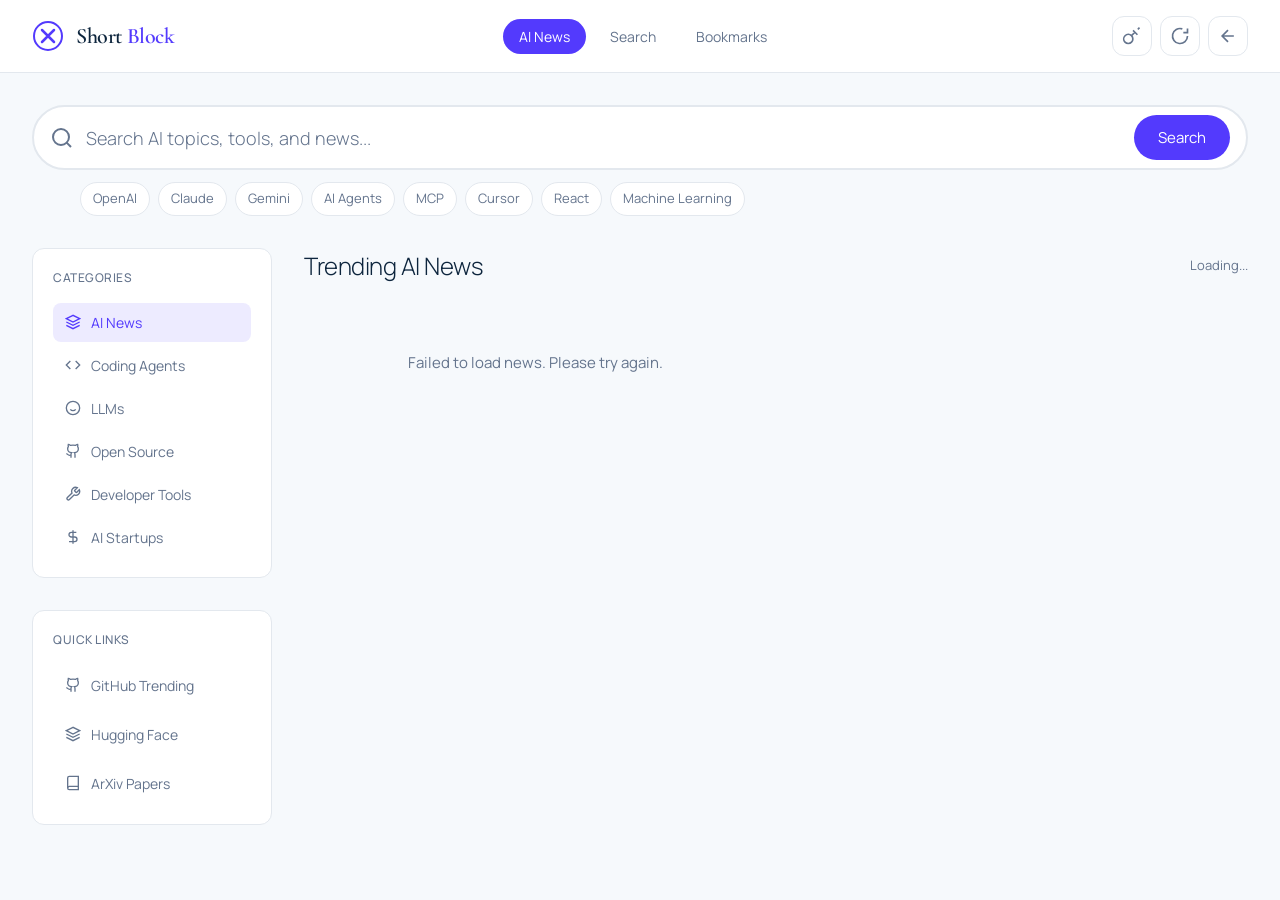
<file: index.html>
<!DOCTYPE html>
<html lang="en">
<head>
  <meta charset="UTF-8">
  <meta name="viewport" content="width=device-width, initial-scale=1.0">
  <meta http-equiv="refresh" content="0; url=src/pages/research.html">
  <title>AI Focus Guard</title>
</head>
<body>
  <p>Redirecting to <a href="src/pages/research.html">AI Focus Guard Research</a>...</p>
</body>
</html>
</file>
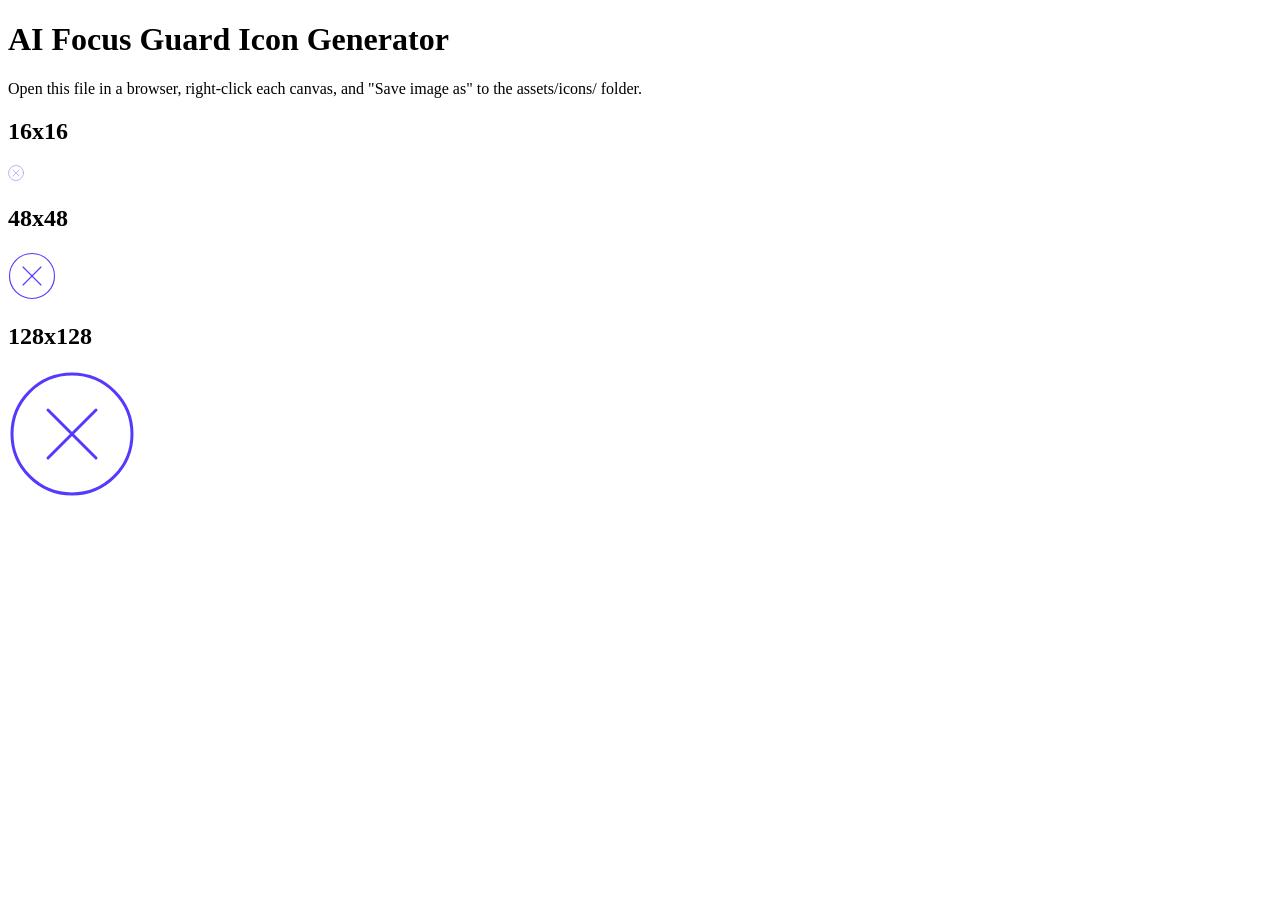
<file: generate-icons.html>
<!DOCTYPE html>
<html>
<head>
  <title>Icon Generator</title>
</head>
<body>
  <h1>AI Focus Guard Icon Generator</h1>
  <p>Open this file in a browser, right-click each canvas, and "Save image as" to the assets/icons/ folder.</p>
  
  <h2>16x16</h2>
  <canvas id="icon16" width="16" height="16"></canvas>
  
  <h2>48x48</h2>
  <canvas id="icon48" width="48" height="48"></canvas>
  
  <h2>128x128</h2>
  <canvas id="icon128" width="128" height="128"></canvas>
  
  <script>
    function drawIcon(canvasId, size) {
      const canvas = document.getElementById(canvasId);
      const ctx = canvas.getContext('2d');
      const scale = size / 128;
      
      ctx.clearRect(0, 0, size, size);
      
      ctx.strokeStyle = '#533afd';
      ctx.lineWidth = 3 * scale;
      ctx.lineCap = 'round';
      
      ctx.beginPath();
      ctx.arc(size/2, size/2, 60 * scale, 0, Math.PI * 2);
      ctx.stroke();
      
      ctx.beginPath();
      ctx.moveTo(40 * scale, 40 * scale);
      ctx.lineTo(88 * scale, 88 * scale);
      ctx.moveTo(88 * scale, 40 * scale);
      ctx.lineTo(40 * scale, 88 * scale);
      ctx.stroke();
    }
    
    drawIcon('icon16', 16);
    drawIcon('icon48', 48);
    drawIcon('icon128', 128);
  </script>
</body>
</html>
</file>
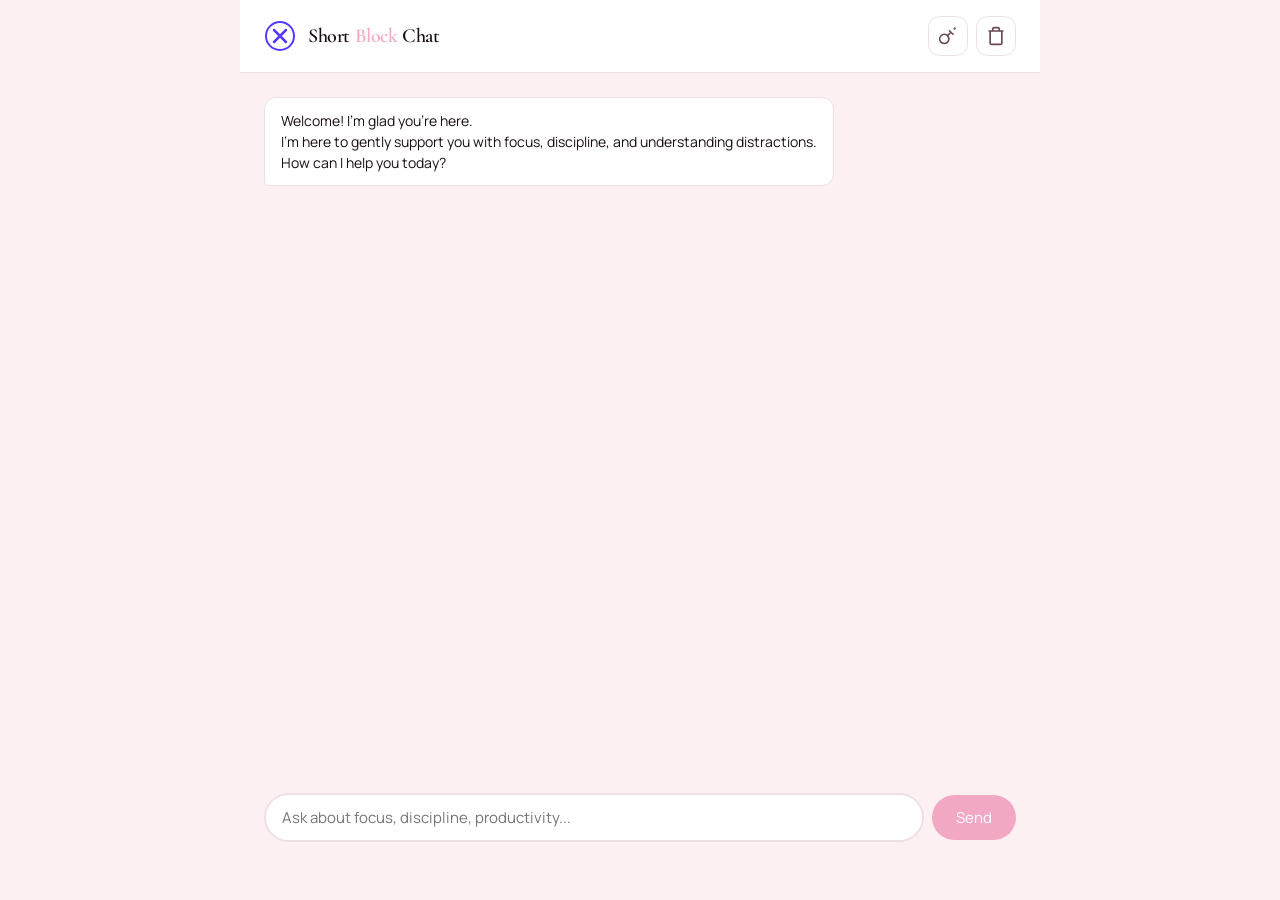
<file: src/pages/chat.html>
<!DOCTYPE html>
<html lang="en">
<head>
  <meta charset="UTF-8">
  <meta name="viewport" content="width=device-width, initial-scale=1.0">
  <title>AI Focus Guard - Chat</title>
  <link rel="preconnect" href="https://fonts.googleapis.com">
  <link rel="preconnect" href="https://fonts.gstatic.com" crossorigin>
  <link href="https://fonts.googleapis.com/css2?family=Inter:wght@300;400;500;600&display=swap" rel="stylesheet">
  <link rel="stylesheet" href="chat.css">
</head>
<body>
  <div class="chat-container">
    <header class="chat-header">
      <div class="header-left">
        <svg class="logo-icon" width="32" height="32" viewBox="0 0 32 32" fill="none">
          <circle cx="16" cy="16" r="14" stroke="#533afd" stroke-width="2"/>
          <path d="M10 10L22 22M22 10L10 22" stroke="#533afd" stroke-width="2.5" stroke-linecap="round"/>
        </svg>
        <h1 class="logo-text">Short <span class="logo-accent">Block</span> Chat</h1>
      </div>
      <div class="header-right">
        <button class="icon-btn" id="btn-api-key" title="Set Groq API Key">
          <svg width="20" height="20" viewBox="0 0 24 24" fill="none" stroke="currentColor" stroke-width="2">
            <path d="M21 2l-2 2m-7.61 7.61a5.5 5.5 0 1 1-7.778 7.778 5.5 5.5 0 0 1 7.777-7.777zm0 0L15.5 7.5m0 0l3 3m-3-3l-2.25-2.25"/>
          </svg>
        </button>
        <button class="icon-btn" id="btn-clear" title="Clear conversation">
          <svg width="20" height="20" viewBox="0 0 24 24" fill="none" stroke="currentColor" stroke-width="2">
            <path d="M3 6h18M19 6v14a2 2 0 01-2 2H7a2 2 0 01-2-2V6m3 0V4a2 2 0 012-2h4a2 2 0 012 2v2"/>
          </svg>
        </button>
      </div>
    </header>

    <main class="chat-main">
      <div class="chat-messages" id="chat-messages">
        <div class="chat-message assistant">
          <div class="message-bubble">Welcome! I’m glad you’re here.
I’m here to gently support you with focus, discipline, and understanding distractions.
How can I help you today?</div>
        </div>
      </div>
      <div class="chat-input-row">
        <input type="text" id="chat-input" class="chat-input" placeholder="Ask about focus, discipline, productivity..." autocomplete="off">
        <button id="chat-send" class="chat-send">Send</button>
      </div>
      <div class="chat-status" id="chat-status"></div>
    </main>
  </div>
  <script src="chat.js" type="module"></script>
</body>
</html>
</file>
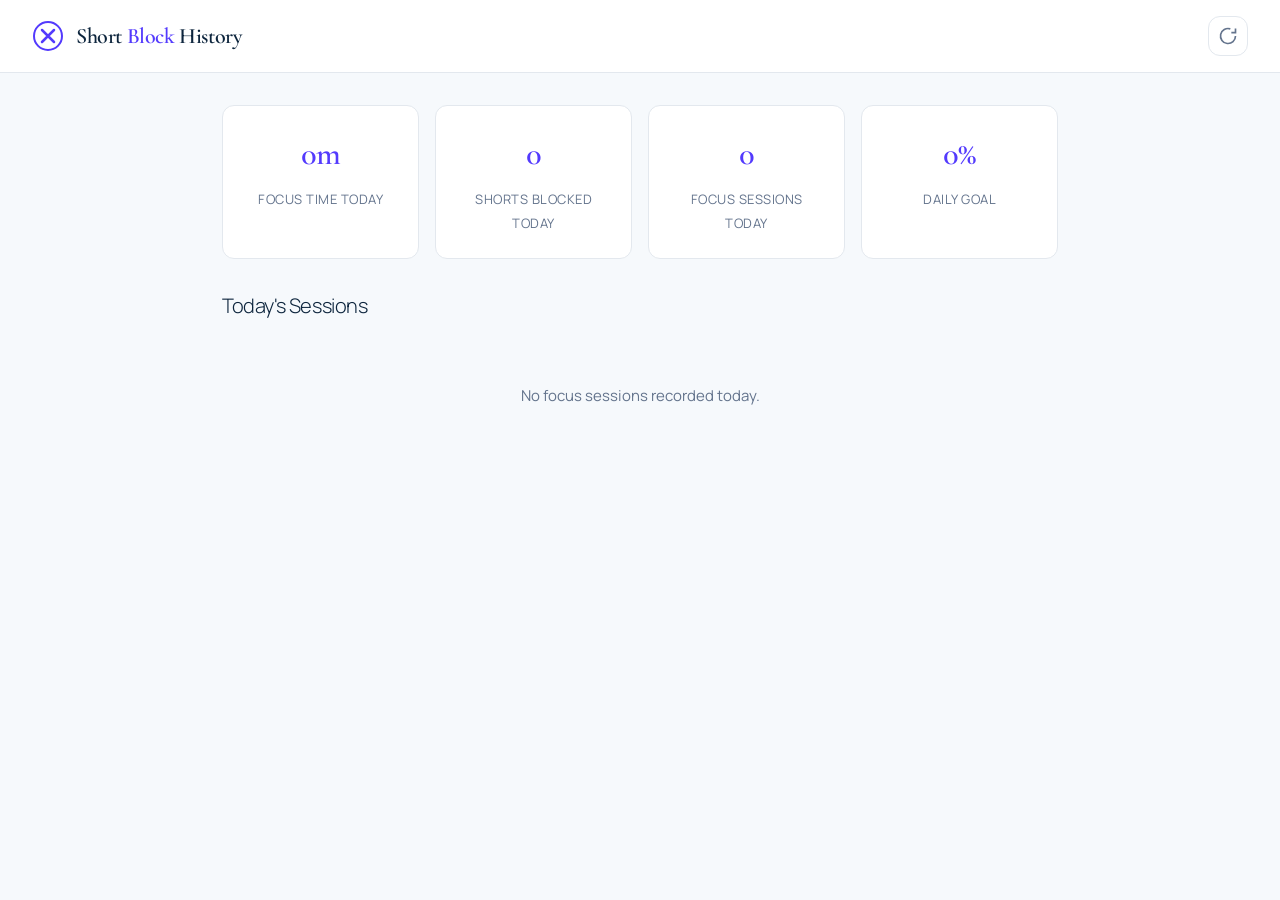
<file: src/pages/history.html>
<!DOCTYPE html>
<html lang="en">
<head>
  <meta charset="UTF-8">
  <meta name="viewport" content="width=device-width, initial-scale=1.0">
  <title>AI Focus Guard - History</title>
  <link rel="preconnect" href="https://fonts.googleapis.com">
  <link rel="preconnect" href="https://fonts.gstatic.com" crossorigin>
  <link href="https://fonts.googleapis.com/css2?family=Inter:wght@300;400;500;600&display=swap" rel="stylesheet">
  <link rel="stylesheet" href="history.css">
</head>
<body>
  <div class="history-container">
    <header class="history-header">
      <div class="header-left">
        <svg class="logo-icon" width="32" height="32" viewBox="0 0 32 32" fill="none">
          <circle cx="16" cy="16" r="14" stroke="#533afd" stroke-width="2"/>
          <path d="M10 10L22 22M22 10L10 22" stroke="#533afd" stroke-width="2.5" stroke-linecap="round"/>
        </svg>
        <h1 class="logo-text">Short <span class="logo-accent">Block</span> History</h1>
      </div>
      <div class="header-right">
        <button class="icon-btn" id="btn-refresh" title="Refresh">
          <svg width="20" height="20" viewBox="0 0 24 24" fill="none" stroke="currentColor" stroke-width="2">
            <path d="M21 12a9 9 0 11-6.219-8.56"/>
            <path d="M21 3v5h-5"/>
          </svg>
        </button>
      </div>
    </header>

    <main class="history-main">
      <section class="summary-grid">
        <div class="summary-card">
          <span class="summary-value" id="stat-focus-time">0m</span>
          <span class="summary-label">Focus Time Today</span>
        </div>
        <div class="summary-card">
          <span class="summary-value" id="stat-blocked">0</span>
          <span class="summary-label">Shorts Blocked Today</span>
        </div>
        <div class="summary-card">
          <span class="summary-value" id="stat-sessions">0</span>
          <span class="summary-label">Focus Sessions Today</span>
        </div>
        <div class="summary-card">
          <span class="summary-value" id="stat-goal">0%</span>
          <span class="summary-label">Daily Goal</span>
        </div>
      </section>

      <section class="timeline-section">
        <h2 class="section-title">Today's Sessions</h2>
        <div class="timeline" id="timeline">
          <p class="empty-state">No focus sessions recorded today.</p>
        </div>
      </section>
    </main>
  </div>
  <script src="history.js" type="module"></script>
</body>
</html>
</file>
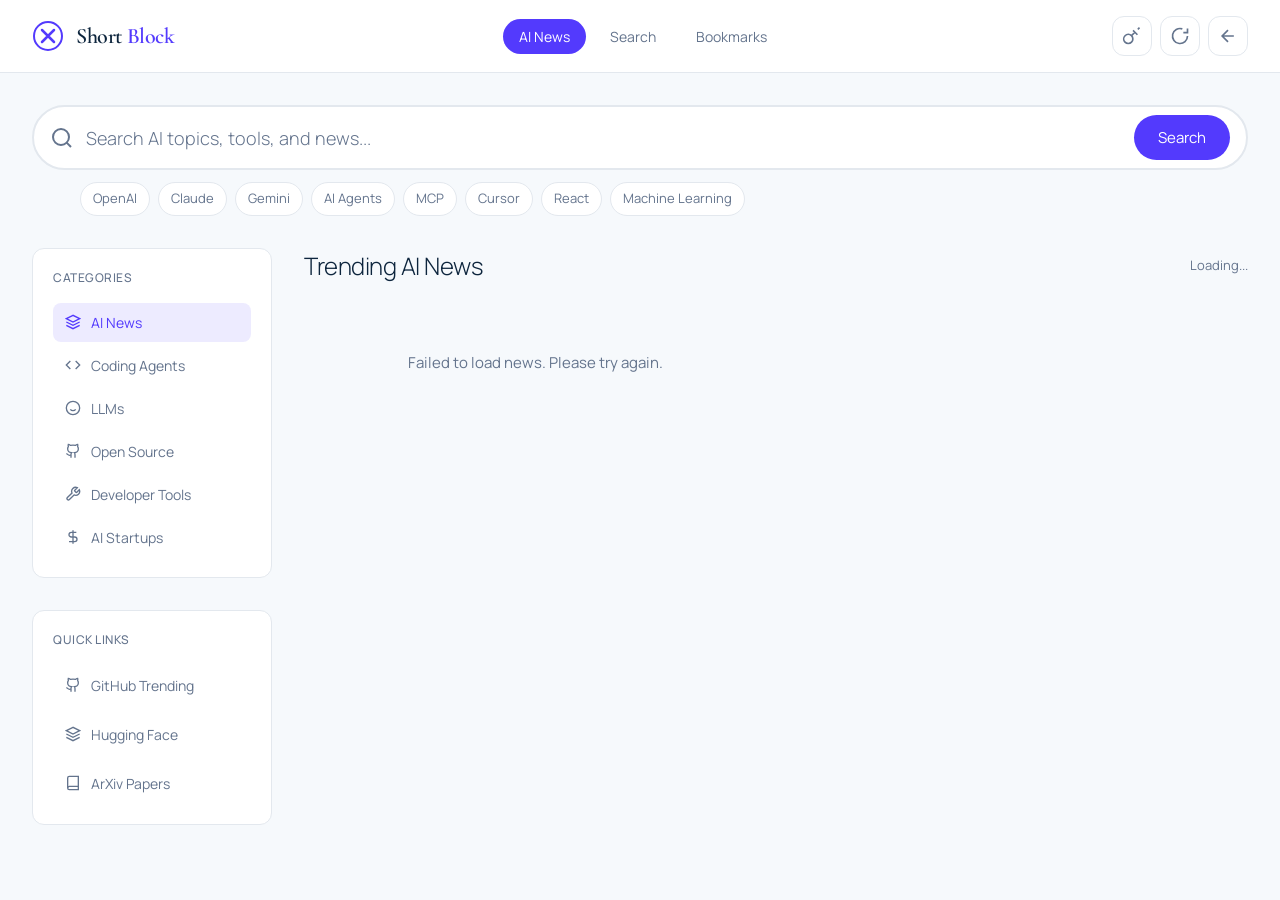
<file: src/pages/research.html>
<!DOCTYPE html>
<html lang="en">
<head>
  <meta charset="UTF-8">
  <meta name="viewport" content="width=device-width, initial-scale=1.0">
  <title>AI Focus Guard - Research</title>
  <link rel="preconnect" href="https://fonts.googleapis.com">
  <link rel="preconnect" href="https://fonts.gstatic.com" crossorigin>
  <link href="https://fonts.googleapis.com/css2?family=Inter:wght@300;400;500;600&display=swap" rel="stylesheet">
  <link rel="stylesheet" href="research.css">
</head>
<body>
  <div class="research-container">
    <header class="research-header">
      <div class="header-left">
        <svg class="logo-icon" width="32" height="32" viewBox="0 0 32 32" fill="none">
          <circle cx="16" cy="16" r="14" stroke="#533afd" stroke-width="2"/>
          <path d="M10 10L22 22M22 10L10 22" stroke="#533afd" stroke-width="2.5" stroke-linecap="round"/>
        </svg>
        <h1 class="logo-text">Short <span class="logo-accent">Block</span></h1>
      </div>
      <nav class="header-nav">
        <button class="nav-item active" data-section="news">AI News</button>
        <button class="nav-item" data-section="search">Search</button>
        <button class="nav-item" data-section="bookmarks">Bookmarks</button>
      </nav>
      <div class="header-right">
        <button class="icon-btn" id="btn-api-key" title="Set LangSearch API Key">
          <svg width="20" height="20" viewBox="0 0 24 24" fill="none" stroke="currentColor" stroke-width="2">
            <path d="M21 2l-2 2m-7.61 7.61a5.5 5.5 0 1 1-7.778 7.778 5.5 5.5 0 0 1 7.777-7.777zm0 0L15.5 7.5m0 0l3 3m-3-3l-2.25-2.25"/>
          </svg>
        </button>
        <button class="icon-btn" id="btn-refresh" title="Refresh">
          <svg width="20" height="20" viewBox="0 0 24 24" fill="none" stroke="currentColor" stroke-width="2">
            <path d="M21 12a9 9 0 11-6.219-8.56"/>
            <path d="M21 3v5h-5"/>
          </svg>
        </button>
        <button class="icon-btn" id="btn-back" title="Back to browsing">
          <svg width="20" height="20" viewBox="0 0 24 24" fill="none" stroke="currentColor" stroke-width="2">
            <path d="M19 12H5M12 19l-7-7 7-7"/>
          </svg>
        </button>
      </div>
    </header>

    <main class="research-main">
      <section class="search-section">
        <div class="search-container">
          <svg class="search-icon" width="24" height="24" viewBox="0 0 24 24" fill="none" stroke="#64748d" stroke-width="2">
            <circle cx="11" cy="11" r="8"/>
            <path d="M21 21l-4.35-4.35"/>
          </svg>
          <input 
            type="text" 
            class="search-input" 
            id="search-input"
            placeholder="Search AI topics, tools, and news..."
            autocomplete="off"
          >
          <button class="search-btn" id="search-btn">Search</button>
        </div>
        <div class="search-suggestions" id="search-suggestions">
          <span class="suggestion-chip" data-query="OpenAI">OpenAI</span>
          <span class="suggestion-chip" data-query="Claude">Claude</span>
          <span class="suggestion-chip" data-query="Gemini">Gemini</span>
          <span class="suggestion-chip" data-query="AI Agents">AI Agents</span>
          <span class="suggestion-chip" data-query="MCP">MCP</span>
          <span class="suggestion-chip" data-query="Cursor">Cursor</span>
          <span class="suggestion-chip" data-query="React">React</span>
          <span class="suggestion-chip" data-query="Machine Learning">Machine Learning</span>
        </div>
      </section>

      <div class="content-layout">
        <aside class="sidebar">
          <div class="sidebar-section">
            <h3 class="sidebar-title">Categories</h3>
            <div class="category-list" id="category-list">
              <button class="category-btn active" data-category="ai-news">
                <svg width="16" height="16" viewBox="0 0 24 24" fill="none" stroke="currentColor" stroke-width="2">
                  <path d="M12 2L2 7l10 5 10-5-10-5zM2 17l10 5 10-5M2 12l10 5 10-5"/>
                </svg>
                AI News
              </button>
              <button class="category-btn" data-category="coding-agents">
                <svg width="16" height="16" viewBox="0 0 24 24" fill="none" stroke="currentColor" stroke-width="2">
                  <polyline points="16 18 22 12 16 6"/>
                  <polyline points="8 6 2 12 8 18"/>
                </svg>
                Coding Agents
              </button>
              <button class="category-btn" data-category="llm">
                <svg width="16" height="16" viewBox="0 0 24 24" fill="none" stroke="currentColor" stroke-width="2">
                  <circle cx="12" cy="12" r="10"/>
                  <path d="M8 14s1.5 2 4 2 4-2 4-2M9 9h.01M15 9h.01"/>
                </svg>
                LLMs
              </button>
              <button class="category-btn" data-category="open-source">
                <svg width="16" height="16" viewBox="0 0 24 24" fill="none" stroke="currentColor" stroke-width="2">
                  <path d="M15 22v-4a4.8 4.8 0 0 0-1-3.5c3 0 6-2 6-5.5.08-1.25-.27-2.48-1-3.5.28-1.15.28-2.35 0-3.5 0 0-1 0-3 1.5-2.64-.5-5.36-.5-8 0C6 2 5 2 5 2c-.3 1.15-.3 2.35 0 3.5A5.403 5.403 0 0 0 4 9c0 3.5 3 5.5 6 5.5-.39.49-.68 1.05-.85 1.65-.17.6-.22 1.23-.15 1.85v4"/>
                  <path d="M9 18c-4.51 2-5-2-7-2"/>
                </svg>
                Open Source
              </button>
              <button class="category-btn" data-category="dev-tools">
                <svg width="16" height="16" viewBox="0 0 24 24" fill="none" stroke="currentColor" stroke-width="2">
                  <path d="M14.7 6.3a1 1 0 0 0 0 1.4l1.6 1.6a1 1 0 0 0 1.4 0l3.77-3.77a6 6 0 0 1-7.94 7.94l-6.91 6.91a2.12 2.12 0 0 1-3-3l6.91-6.91a6 6 0 0 1 7.94-7.94l-3.76 3.76z"/>
                </svg>
                Developer Tools
              </button>
              <button class="category-btn" data-category="ai-startups">
                <svg width="16" height="16" viewBox="0 0 24 24" fill="none" stroke="currentColor" stroke-width="2">
                  <path d="M12 2v20M17 5H9.5a3.5 3.5 0 0 0 0 7h5a3.5 3.5 0 0 1 0 7H6"/>
                </svg>
                AI Startups
              </button>
            </div>
          </div>

          <div class="sidebar-section">
            <h3 class="sidebar-title">Quick Links</h3>
            <div class="quick-links">
              <a href="https://github.com" target="_blank" class="quick-link">
                <svg width="16" height="16" viewBox="0 0 24 24" fill="none" stroke="currentColor" stroke-width="2">
                  <path d="M15 22v-4a4.8 4.8 0 0 0-1-3.5c3 0 6-2 6-5.5.08-1.25-.27-2.48-1-3.5.28-1.15.28-2.35 0-3.5 0 0-1 0-3 1.5-2.64-.5-5.36-.5-8 0C6 2 5 2 5 2c-.3 1.15-.3 2.35 0 3.5A5.403 5.403 0 0 0 4 9c0 3.5 3 5.5 6 5.5-.39.49-.68 1.05-.85 1.65-.17.6-.22 1.23-.15 1.85v4"/>
                  <path d="M9 18c-4.51 2-5-2-7-2"/>
                </svg>
                GitHub Trending
              </a>
              <a href="https://huggingface.co" target="_blank" class="quick-link">
                <svg width="16" height="16" viewBox="0 0 24 24" fill="none" stroke="currentColor" stroke-width="2">
                  <path d="M12 2L2 7l10 5 10-5-10-5zM2 17l10 5 10-5M2 12l10 5 10-5"/>
                </svg>
                Hugging Face
              </a>
              <a href="https://arxiv.org" target="_blank" class="quick-link">
                <svg width="16" height="16" viewBox="0 0 24 24" fill="none" stroke="currentColor" stroke-width="2">
                  <path d="M4 19.5A2.5 2.5 0 0 1 6.5 17H20"/>
                  <path d="M6.5 2H20v20H6.5A2.5 2.5 0 0 1 4 19.5v-15A2.5 2.5 0 0 1 6.5 2z"/>
                </svg>
                ArXiv Papers
              </a>
            </div>
          </div>
        </aside>

        <div class="main-content">
          <section class="news-section" id="news-section">
            <div class="section-header">
              <h2 class="section-title" id="section-title">Trending AI News</h2>
              <div class="section-meta">
                <span class="last-updated" id="last-updated">Loading...</span>
              </div>
            </div>
            <div class="news-grid" id="news-grid">
              <div class="skeleton-loader" id="skeleton-loader">
                <div class="skeleton-card"></div>
                <div class="skeleton-card"></div>
                <div class="skeleton-card"></div>
                <div class="skeleton-card"></div>
                <div class="skeleton-card"></div>
                <div class="skeleton-card"></div>
              </div>
            </div>
            <div class="load-more-container" id="load-more-container" style="display: none;">
              <button class="load-more-btn" id="load-more-btn">Load More</button>
            </div>
          </section>

          <section class="search-results-section" id="search-results-section" style="display: none;">
            <div class="section-header">
              <h2 class="section-title" id="search-results-title">Search Results</h2>
              <button class="back-btn" id="back-to-news">Back to News</button>
            </div>
            <div class="news-grid" id="search-results-grid"></div>
            <div class="pagination" id="pagination" style="display: none;">
              <button class="page-btn" id="prev-page">Previous</button>
              <span class="page-info" id="page-info">Page 1</span>
              <button class="page-btn" id="next-page">Next</button>
            </div>
          </section>

          <section class="bookmarks-section" id="bookmarks-section" style="display: none;">
            <div class="section-header">
              <h2 class="section-title">Bookmarks</h2>
            </div>
            <div class="bookmarks-list" id="bookmarks-list">
              <p class="empty-state">No bookmarks yet. Save articles to read later.</p>
            </div>
          </section>
        </div>
      </div>
    </main>
  </div>
  <script src="research.js" type="module"></script>
</body>
</html>
</file>
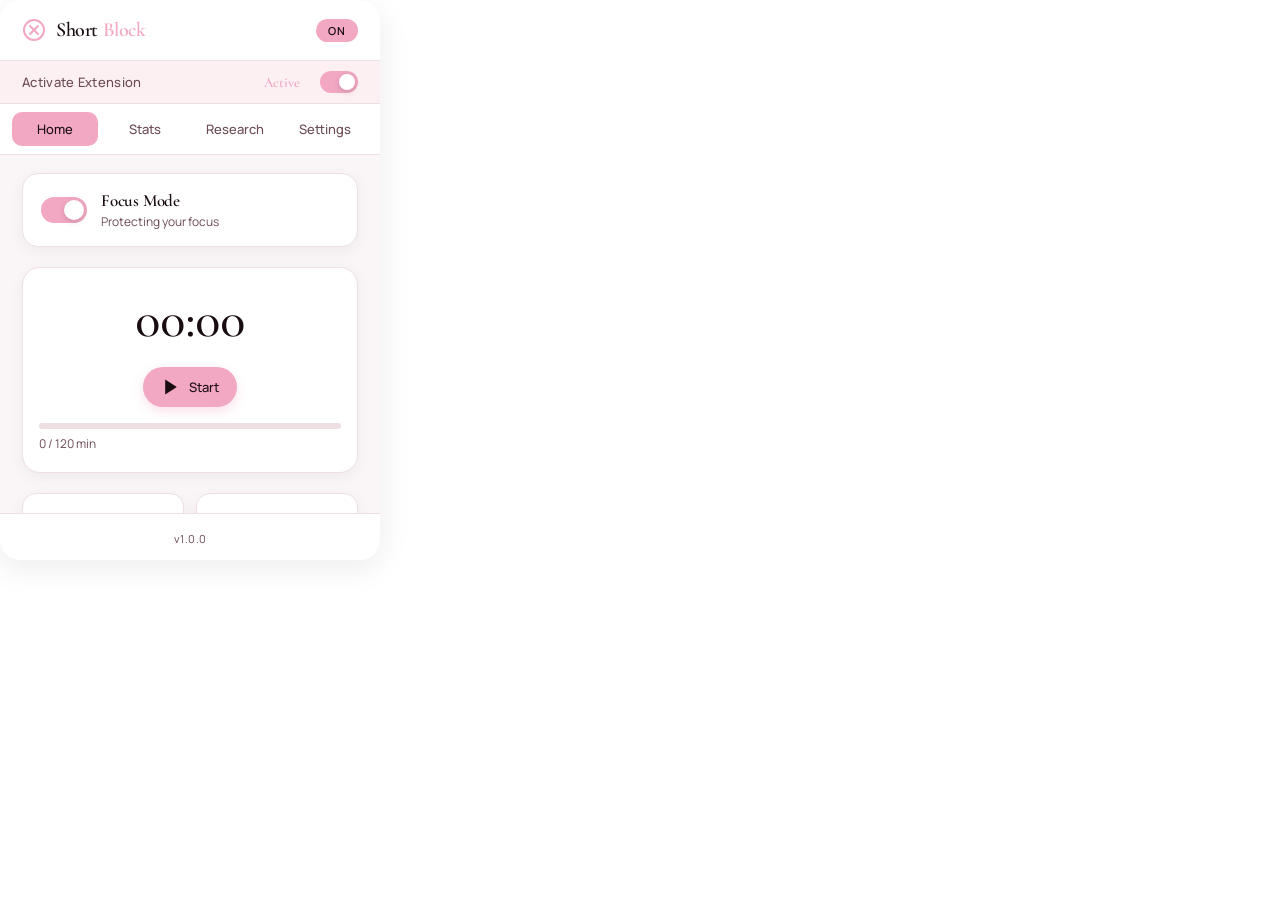
<file: src/popup/popup.html>
<!DOCTYPE html>
<html lang="en">
<head>
  <meta charset="UTF-8">
  <meta name="viewport" content="width=device-width, initial-scale=1.0">
  <title>AI Focus Guard</title>
  <link rel="stylesheet" href="popup.css">
</head>
<body>
  <div class="popup-container">
    <header class="popup-header">
      <div class="logo">
        <svg width="24" height="24" viewBox="0 0 24 24" fill="none">
          <circle cx="12" cy="12" r="10" stroke="var(--primary)" stroke-width="2"/>
          <path d="M8 8L16 16M16 8L8 16" stroke="var(--primary)" stroke-width="2" stroke-linecap="round"/>
        </svg>
        <span class="logo-text">Short <span class="logo-accent">Block</span></span>
      </div>
      <div class="badge" id="focus-badge">ON</div>
    </header>

    <div class="global-mode-row">
      <span class="global-mode-label">Activate Extension</span>
      <span class="global-mode-status" id="global-mode-status">Active</span>
      <label class="toggle-switch small">
        <input type="checkbox" id="global-mode-toggle" checked>
        <span class="toggle-slider"></span>
      </label>
    </div>

    <nav class="popup-nav">
      <button class="nav-btn active" data-tab="home">Home</button>
      <button class="nav-btn" data-tab="stats">Stats</button>
      <button class="nav-btn" data-tab="research">Research</button>
      <button class="nav-btn" data-tab="settings">Settings</button>
    </nav>

    <main class="popup-content">
      <section class="tab-panel active" id="tab-home">
        <div class="focus-toggle-section">
          <div class="toggle-container">
            <label class="toggle-switch">
              <input type="checkbox" id="focus-toggle" checked>
              <span class="toggle-slider"></span>
            </label>
            <div class="toggle-label">
              <span class="toggle-title">Focus Mode</span>
              <span class="toggle-subtitle" id="toggle-status">Protecting your focus</span>
            </div>
          </div>
        </div>

        <div class="timer-section">
          <div class="timer-display" id="timer-display">00:00</div>
          <div class="timer-controls">
            <button class="timer-btn timer-btn-primary" id="timer-start" title="Start timer">
              <svg width="20" height="20" viewBox="0 0 24 24" fill="currentColor"><polygon points="5,3 19,12 5,21"/></svg>
              <span>Start</span>
            </button>
            <button class="timer-btn timer-btn-secondary" id="timer-pause" title="Pause timer" style="display: none;">
              <svg width="20" height="20" viewBox="0 0 24 24" fill="currentColor"><rect x="6" y="4" width="4" height="16"/><rect x="14" y="4" width="4" height="16"/></svg>
              <span>Pause</span>
            </button>
            <button class="timer-btn timer-btn-secondary" id="timer-reset" title="Reset timer" style="display: none;">
              <svg width="20" height="20" viewBox="0 0 24 24" fill="none" stroke="currentColor" stroke-width="2"><path d="M3 12a9 9 0 1 0 9-9 9.75 9.75 0 0 0-6.74 2.74L3 8"/><path d="M3 3v5h5"/></svg>
              <span>Reset</span>
            </button>
          </div>
          <div class="timer-progress">
            <div class="timer-progress-bar">
              <div class="timer-progress-fill" id="timer-progress-fill" style="width: 0%"></div>
            </div>
            <div class="timer-progress-label">
              <span id="timer-progress-text">0 / 120 min</span>
            </div>
          </div>
        </div>

        <div class="stats-grid">
          <div class="stat-card">
            <span class="stat-value" id="stat-today">0</span>
            <span class="stat-label">Blocked Today</span>
          </div>
          <div class="stat-card">
            <span class="stat-value" id="stat-focus-time">0m</span>
            <span class="stat-label">Focus Time</span>
          </div>
        </div>

        <div class="quick-actions">
      <button class="action-btn" id="btn-research">
          <svg width="20" height="20" viewBox="0 0 24 24" fill="none" stroke="currentColor" stroke-width="2">
          <circle cx="11" cy="11" r="8"/>
          <path d="M21 21L16.65 16.65"/>
          </svg>
          Productive Research
        </button>
      </div>

      <div class="ai-section">
        <h3 class="ai-title">AI Assistant</h3>
        <div class="ai-mode-row">
          <label class="ai-mode-label">AI Research Mode</label>
          <div class="ai-mode-toggle">
            <span class="ai-mode-text active">Active</span>
            <label class="toggle-switch small">
              <input type="checkbox" id="ai-mode-toggle" checked>
              <span class="toggle-slider"></span>
            </label>
            <span class="ai-mode-text">Inactive</span>
          </div>
        </div>
        <p class="ai-subtitle">Get a live AI research brief from current AI news</p>
        <button class="action-btn ai-btn" id="btn-ai-research">
          <span class="ai-btn-text">Generate Research Brief</span>
        </button>
        <input type="text" class="ai-topic-input" id="ai-topic-input" placeholder="Topic (e.g. AI agents)" value="artificial intelligence">
        <div class="ai-output" id="ai-output" style="display: none;">
          <p id="ai-tip-text"></p>
        </div>
      </div>
      </section>

      <section class="tab-panel" id="tab-stats">
        <h3 class="section-title">Statistics</h3>
        
        <div class="stats-detail">
          <div class="stat-row">
            <span class="stat-row-label">This Week</span>
            <span class="stat-row-value" id="stat-week">0</span>
          </div>
          <div class="stat-row">
            <span class="stat-row-label">This Month</span>
            <span class="stat-row-value" id="stat-month">0</span>
          </div>
          <div class="stat-row">
            <span class="stat-row-label">All Time</span>
            <span class="stat-row-value" id="stat-total">0</span>
          </div>
          <div class="stat-row">
            <span class="stat-row-label">Most Blocked</span>
            <span class="stat-row-value" id="stat-most-blocked">None</span>
          </div>
          <div class="stat-row">
            <span class="stat-row-label">Hours Saved</span>
            <span class="stat-row-value" id="stat-hours-saved">0h</span>
          </div>
        </div>

        <div class="chart-container">
          <h4 class="chart-title">Weekly Activity</h4>
          <div class="bar-chart" id="weekly-chart"></div>
        </div>
      </section>

      <section class="tab-panel" id="tab-research">
        <h3 class="section-title">Productive Research</h3>
        <p class="section-description">Discover AI news and stay informed about what matters.</p>
        <button class="primary-btn" id="btn-open-research">
          Open Research Dashboard
        </button>
        <button class="action-btn" id="btn-open-history" style="margin-top: 12px; width: 100%;">
          Open History
        </button>
        <button class="action-btn" id="btn-open-chat" style="margin-top: 8px; width: 100%;">
          Open Focus Chat
        </button>
      </section>

      <section class="tab-panel" id="tab-settings">
        <h3 class="section-title">Settings</h3>
        
        <div class="settings-group">
          <h4 class="settings-group-title">Platforms</h4>
          <div class="setting-row">
            <span class="setting-label">YouTube Shorts</span>
            <label class="toggle-switch small">
              <input type="checkbox" class="website-toggle" data-platform="youtube" checked>
              <span class="toggle-slider"></span>
            </label>
          </div>
          <div class="setting-row">
            <span class="setting-label">Instagram Reels</span>
            <label class="toggle-switch small">
              <input type="checkbox" class="website-toggle" data-platform="instagram" checked>
              <span class="toggle-slider"></span>
            </label>
          </div>
          <div class="setting-row">
            <span class="setting-label">Facebook Reels</span>
            <label class="toggle-switch small">
              <input type="checkbox" class="website-toggle" data-platform="facebook" checked>
              <span class="toggle-slider"></span>
            </label>
          </div>
          <div class="setting-row">
            <span class="setting-label">TikTok</span>
            <label class="toggle-switch small">
              <input type="checkbox" class="website-toggle" data-platform="tiktok" checked>
              <span class="toggle-slider"></span>
            </label>
          </div>
        </div>

        <div class="settings-group">
          <h4 class="settings-group-title">General</h4>
          <div class="setting-row">
            <span class="setting-label">Notifications</span>
            <label class="toggle-switch small">
              <input type="checkbox" id="notifications-toggle" checked>
              <span class="toggle-slider"></span>
            </label>
          </div>
          <div class="setting-row">
            <span class="setting-label">Dark Mode</span>
            <label class="toggle-switch small">
              <input type="checkbox" id="dark-mode-toggle">
              <span class="toggle-slider"></span>
            </label>
          </div>
        </div>

        <div class="settings-group">
          <h4 class="settings-group-title">Data</h4>
          <button class="danger-btn" id="btn-reset-stats">Reset Statistics</button>
        </div>
      </section>
    </main>

    <footer class="popup-footer">
      <span class="version">v1.0.0</span>
    </footer>
  </div>
  <script src="popup.js" type="module"></script>
</body>
</html>
</file>
<file: src/pages/chat.css>
@import url('https://fonts.googleapis.com/css2?family=Cormorant+Garamond:wght@400;500;600;700&family=Manrope:wght@300;400;500;600&display=swap');

* { margin: 0; padding: 0; box-sizing: border-box; }

:root {
  --font-display: 'Cormorant Garamond', 'Georgia', serif;
  --font-body: 'Manrope', 'Inter', -apple-system, BlinkMacSystemFont, sans-serif;
  --color-primary: #f2a7c3;
  --color-primary-press: #f7c2d4;
  --color-surface: #ffffff;
  --color-surface-soft: #fdf0f3;
  --color-ink: #1a0d12;
  --color-ink-muted: #6b4a52;
  --color-hairline: #eedfe3;
  --color-hairline-input: #f2a7c3;
  --radius-md: 8px;
  --radius-lg: 12px;
  --radius-pill: 9999px;
}

[data-theme="dark"] {
  --color-primary: #f7b6c9;
  --color-primary-press: #f9c5d5;
  --color-surface: #1a1014;
  --color-surface-soft: #24151b;
  --color-ink: #f5ecef;
  --color-ink-muted: #b89aa2;
  --color-hairline: #3a242c;
  --color-hairline-input: #f7b6c9;
}

body {
  font-family: var(--font-body);
}

body {
  font-family: var(--font-body);
  font-feature-settings: 'ss01';
  background: var(--color-surface-soft);
  color: var(--color-ink);
  line-height: 1.5;
  min-height: 100vh;
}

.chat-container {
  display: flex;
  flex-direction: column;
  min-height: 100vh;
  max-width: 800px;
  margin: 0 auto;
  width: 100%;
}

.chat-header {
  display: flex;
  align-items: center;
  justify-content: space-between;
  padding: 16px 24px;
  background: var(--color-surface);
  border-bottom: 1px solid var(--color-hairline);
  position: sticky;
  top: 0;
  z-index: 100;
}

.header-left { display: flex; align-items: center; gap: 12px; }
.logo-text { font-family: var(--font-display); font-size: 20px; font-weight: 600; color: var(--color-ink); letter-spacing: -0.4px; }
.logo-accent { color: var(--color-primary); }
.header-right { display: flex; gap: 8px; }

.icon-btn {
  width: 40px; height: 40px; display: flex; align-items: center; justify-content: center;
  background: transparent; border: 1px solid var(--color-hairline); border-radius: var(--radius-lg);
  color: var(--color-ink-muted); cursor: pointer; transition: all 0.2s ease;
}
.icon-btn:hover { background: var(--color-surface-soft); border-color: var(--color-hairline-input); color: var(--color-ink); }

.chat-main {
  flex: 1;
  display: flex;
  flex-direction: column;
  padding: 24px;
  gap: 16px;
}

.chat-messages {
  flex: 1;
  display: flex;
  flex-direction: column;
  gap: 12px;
  overflow-y: auto;
  min-height: 300px;
}

.chat-message { display: flex; }
.chat-message.user { justify-content: flex-end; }
.chat-message.assistant { justify-content: flex-start; }

.message-bubble {
  max-width: 80%;
  padding: 12px 16px;
  border-radius: var(--radius-lg);
  font-size: 14px;
  line-height: 1.5;
  white-space: pre-wrap;
  word-wrap: break-word;
}

.chat-message.user .message-bubble {
  background: var(--color-primary);
  color: white;
  border-bottom-right-radius: 4px;
}

.chat-message.assistant .message-bubble {
  background: var(--color-surface);
  border: 1px solid var(--color-hairline);
  color: var(--color-ink);
  border-bottom-left-radius: 4px;
}

.chat-message.footer {
  justify-content: center;
}

.footer-bubble {
  max-width: 100%;
  background: transparent;
  border: none;
  color: var(--color-ink-muted);
  font-size: 12px;
  text-align: center;
  padding: 8px 4px;
}

.chat-input-row {
  display: flex;
  gap: 8px;
  align-items: center;
}

.chat-input {
  flex: 1;
  padding: 12px 16px;
  border: 2px solid var(--color-hairline);
  border-radius: var(--radius-pill);
  font-family: inherit;
  font-size: 15px;
  outline: none;
  transition: all 0.2s ease;
}

.chat-input:focus {
  border-color: var(--color-primary);
  box-shadow: 0 0 0 4px rgba(83, 58, 253, 0.1);
}

.chat-send {
  padding: 12px 24px;
  background: var(--color-primary);
  color: white;
  border: none;
  border-radius: var(--radius-pill);
  font-family: inherit;
  font-size: 15px;
  font-weight: 400;
  cursor: pointer;
  transition: all 0.2s ease;
}

.chat-send:hover { background: var(--color-primary-press); }
.chat-send:disabled { opacity: 0.6; cursor: not-allowed; }

.chat-status {
  font-size: 13px;
  color: var(--color-ink-muted);
  min-height: 18px;
}

.loading-dots::after {
  content: '...';
  animation: dots 1.2s steps(4, end) infinite;
}

@keyframes dots {
  0%, 20% { content: ''; }
  40% { content: '.'; }
  60% { content: '..'; }
  80%, 100% { content: '...'; }
}

@media (max-width: 600px) {
  .chat-header { padding: 12px 16px; }
  .chat-main { padding: 16px; }
  .message-bubble { max-width: 90%; }
}
</file>
<file: src/pages/history.css>
@import url('https://fonts.googleapis.com/css2?family=Cormorant+Garamond:wght@400;500;600;700&family=Manrope:wght@300;400;500;600&display=swap');

:root {
  --font-display: 'Cormorant Garamond', 'Georgia', serif;
  --font-body: 'Manrope', 'Inter', -apple-system, BlinkMacSystemFont, sans-serif;
  --color-primary: #f2a7c3;
  --color-primary-press: #f7c2d4;
  --color-surface: #ffffff;
  --color-surface-soft: #fdf0f3;
  --color-ink: #1a0d12;
  --color-ink-muted: #6b4a52;
  --color-hairline: #eedfe3;
}

[data-theme="dark"] {
  --color-primary: #f7b6c9;
  --color-primary-press: #f9c5d5;
  --color-surface: #1a1014;
  --color-surface-soft: #24151b;
  --color-ink: #f5ecef;
  --color-ink-muted: #b89aa2;
  --color-hairline: #3a242c;
}

* {
  margin: 0;
  padding: 0;
  box-sizing: border-box;
}

body {
  font-family: var(--font-body);
}

:root {
  --color-primary: #533afd;
  --color-primary-press: #2e2b8c;
  --color-surface: #ffffff;
  --color-surface-soft: #f6f9fc;
  --color-ink: #0d253d;
  --color-ink-muted: #64748d;
  --color-hairline: #e3e8ee;
  --color-hairline-input: #a8c3de;
  --radius-md: 8px;
  --radius-lg: 12px;
  --radius-pill: 9999px;
}

body {
  font-family: var(--font-body);
  font-feature-settings: 'ss01';
  background: var(--color-surface-soft);
  color: var(--color-ink);
  line-height: 1.5;
  min-height: 100vh;
}

.history-container {
  display: flex;
  flex-direction: column;
  min-height: 100vh;
}

.history-header {
  display: flex;
  align-items: center;
  justify-content: space-between;
  padding: 16px 32px;
  background: var(--color-surface);
  border-bottom: 1px solid var(--color-hairline);
  position: sticky;
  top: 0;
  z-index: 100;
}

.header-left {
  display: flex;
  align-items: center;
  gap: 12px;
}

.logo-text {
  font-family: var(--font-display);
  font-size: 22px;
  font-weight: 600;
  color: var(--color-ink);
  letter-spacing: -0.4px;
}

.logo-accent {
  color: var(--color-primary);
}

.header-right {
  display: flex;
  gap: 8px;
}

.icon-btn {
  width: 40px;
  height: 40px;
  display: flex;
  align-items: center;
  justify-content: center;
  background: transparent;
  border: 1px solid var(--color-hairline);
  border-radius: var(--radius-lg);
  color: var(--color-ink-muted);
  cursor: pointer;
  transition: all 0.2s ease;
}

.icon-btn:hover {
  background: var(--color-surface-soft);
  border-color: var(--color-hairline-input);
  color: var(--color-ink);
}

.history-main {
  flex: 1;
  padding: 32px;
  max-width: 900px;
  margin: 0 auto;
  width: 100%;
}

.summary-grid {
  display: grid;
  grid-template-columns: repeat(auto-fit, minmax(180px, 1fr));
  gap: 16px;
  margin-bottom: 32px;
}

.summary-card {
  background: var(--color-surface);
  border: 1px solid var(--color-hairline);
  border-radius: var(--radius-lg);
  padding: 24px;
  text-align: center;
}

.summary-value {
  font-family: var(--font-display);
  display: block;
  font-size: 32px;
  font-weight: 600;
  color: var(--color-primary);
  letter-spacing: -0.64px;
  font-feature-settings: 'tnum';
  margin-bottom: 8px;
}

.summary-label {
  font-size: 13px;
  color: var(--color-ink-muted);
  text-transform: uppercase;
  letter-spacing: 0.5px;
}

.section-title {
  font-size: 20px;
  font-weight: 300;
  color: var(--color-ink);
  margin-bottom: 16px;
  letter-spacing: -0.4px;
}

.timeline {
  display: flex;
  flex-direction: column;
  gap: 12px;
}

.timeline-item {
  display: flex;
  align-items: center;
  justify-content: space-between;
  padding: 16px 20px;
  background: var(--color-surface);
  border: 1px solid var(--color-hairline);
  border-radius: var(--radius-lg);
}

.timeline-time {
  font-size: 14px;
  color: var(--color-ink);
  font-weight: 500;
  font-feature-settings: 'tnum';
}

.timeline-duration {
  font-size: 14px;
  color: var(--color-primary);
  font-weight: 500;
  font-feature-settings: 'tnum';
}

.empty-state {
  text-align: center;
  padding: 48px;
  color: var(--color-ink-muted);
  font-size: 15px;
}

@media (max-width: 600px) {
  .history-header {
    padding: 12px 16px;
  }
  .history-main {
    padding: 16px;
  }
}
</file>
<file: src/pages/research.css>
@import url('https://fonts.googleapis.com/css2?family=Cormorant+Garamond:wght@400;500;600;700&family=Manrope:wght@300;400;500;600&display=swap');

:root {
  --font-display: 'Cormorant Garamond', 'Georgia', serif;
  --font-body: 'Manrope', 'Inter', -apple-system, BlinkMacSystemFont, sans-serif;

  --color-primary: #f2a7c3;
  --color-primary-press: #f7c2d4;
  --color-primary-soft: #f9d4e2;
  --color-surface: #ffffff;
  --color-surface-soft: #fdf0f3;
  --color-ink: #1a0d12;
  --color-ink-muted: #6b4a52;
  --color-hairline: #eedfe3;
  --color-hairline-input: #f2a7c3;
}

[data-theme="dark"] {
  --color-primary: #f7b6c9;
  --color-primary-press: #f9c5d5;
  --color-primary-soft: #3a242c;
  --color-surface: #1a1014;
  --color-surface-soft: #24151b;
  --color-ink: #f5ecef;
  --color-ink-muted: #b89aa2;
  --color-hairline: #3a242c;
  --color-hairline-input: #f7b6c9;
}

* {
  margin: 0;
  padding: 0;
  box-sizing: border-box;
}

body {
  font-family: var(--font-body);
}

:root {
  --color-primary: #533afd;
  --color-primary-press: #2e2b8c;
  --color-primary-soft: #665efd;
  --color-surface: #ffffff;
  --color-surface-soft: #f6f9fc;
  --color-ink: #0d253d;
  --color-ink-muted: #64748d;
  --color-hairline: #e3e8ee;
  --color-hairline-input: #a8c3de;
  --radius-sm: 6px;
  --radius-md: 8px;
  --radius-lg: 12px;
  --radius-xl: 16px;
  --radius-pill: 9999px;
  --spacing-xs: 4px;
  --spacing-sm: 8px;
  --spacing-md: 12px;
  --spacing-lg: 16px;
  --spacing-xl: 24px;
  --spacing-xxl: 32px;
}

body {
  font-family: var(--font-body);
  font-feature-settings: 'ss01';
  background: var(--color-surface-soft);
  color: var(--color-ink);
  line-height: 1.5;
  min-height: 100vh;
}

.research-container {
  display: flex;
  flex-direction: column;
  min-height: 100vh;
}

.research-header {
  display: flex;
  align-items: center;
  justify-content: space-between;
  padding: 16px 32px;
  background: var(--color-surface);
  border-bottom: 1px solid var(--color-hairline);
  position: sticky;
  top: 0;
  z-index: 100;
}

.header-left {
  display: flex;
  align-items: center;
  gap: 12px;
}

.logo-text {
  font-family: var(--font-display);
  font-size: 22px;
  font-weight: 600;
  color: var(--color-ink);
  letter-spacing: -0.4px;
}

.logo-accent {
  color: var(--color-primary);
}

.header-nav {
  display: flex;
  gap: 8px;
}

.nav-item {
  padding: 8px 16px;
  background: transparent;
  border: none;
  border-radius: var(--radius-pill);
  font-family: inherit;
  font-size: 14px;
  font-weight: 400;
  color: var(--color-ink-muted);
  cursor: pointer;
  transition: all 0.2s ease;
}

.nav-item:hover {
  background: var(--color-surface-soft);
  color: var(--color-ink);
}

.nav-item.active {
  background: var(--color-primary);
  color: white;
}

.header-right {
  display: flex;
  gap: 8px;
}

.icon-btn {
  width: 40px;
  height: 40px;
  display: flex;
  align-items: center;
  justify-content: center;
  background: transparent;
  border: 1px solid var(--color-hairline);
  border-radius: var(--radius-lg);
  color: var(--color-ink-muted);
  cursor: pointer;
  transition: all 0.2s ease;
}

.icon-btn:hover {
  background: var(--color-surface-soft);
  border-color: var(--color-hairline-input);
  color: var(--color-ink);
}

.research-main {
  flex: 1;
  padding: 32px;
  max-width: 1400px;
  margin: 0 auto;
  width: 100%;
}

.search-section {
  margin-bottom: 32px;
}

.search-container {
  display: flex;
  align-items: center;
  background: var(--color-surface);
  border: 2px solid var(--color-hairline);
  border-radius: var(--radius-pill);
  padding: 8px 16px;
  transition: all 0.2s ease;
}

.search-container:focus-within {
  border-color: var(--color-primary);
  box-shadow: 0 0 0 4px rgba(83, 58, 253, 0.1);
}

.search-icon {
  margin-right: 12px;
  flex-shrink: 0;
}

.search-input {
  flex: 1;
  border: none;
  background: transparent;
  font-family: inherit;
  font-size: 18px;
  font-weight: 300;
  color: var(--color-ink);
  outline: none;
}

.search-input::placeholder {
  color: var(--color-ink-muted);
}

.search-btn {
  padding: 12px 24px;
  background: var(--color-primary);
  color: white;
  border: none;
  border-radius: var(--radius-pill);
  font-family: inherit;
  font-size: 15px;
  font-weight: 400;
  cursor: pointer;
  transition: all 0.2s ease;
  margin-left: 8px;
}

.search-btn:hover {
  background: var(--color-primary-press);
}

.search-suggestions {
  display: flex;
  flex-wrap: wrap;
  gap: 8px;
  margin-top: 12px;
  padding-left: 48px;
}

.suggestion-chip {
  padding: 6px 12px;
  background: var(--color-surface);
  border: 1px solid var(--color-hairline);
  border-radius: var(--radius-pill);
  font-size: 13px;
  color: var(--color-ink-muted);
  cursor: pointer;
  transition: all 0.2s ease;
}

.suggestion-chip:hover {
  background: var(--color-surface-soft);
  border-color: var(--color-primary);
  color: var(--color-primary);
}

.content-layout {
  display: grid;
  grid-template-columns: 240px 1fr;
  gap: 32px;
}

.sidebar {
  display: flex;
  flex-direction: column;
  gap: 32px;
}

.sidebar-section {
  background: var(--color-surface);
  border-radius: var(--radius-lg);
  padding: 20px;
  border: 1px solid var(--color-hairline);
}

.sidebar-title {
  font-size: 12px;
  font-weight: 500;
  color: var(--color-ink-muted);
  text-transform: uppercase;
  letter-spacing: 0.5px;
  margin-bottom: 16px;
}

.category-list {
  display: flex;
  flex-direction: column;
  gap: 4px;
}

.category-btn {
  display: flex;
  align-items: center;
  gap: 10px;
  width: 100%;
  padding: 10px 12px;
  background: transparent;
  border: none;
  border-radius: var(--radius-md);
  font-family: inherit;
  font-size: 14px;
  font-weight: 400;
  color: var(--color-ink-muted);
  cursor: pointer;
  transition: all 0.2s ease;
  text-align: left;
}

.category-btn:hover {
  background: var(--color-surface-soft);
  color: var(--color-ink);
}

.category-btn.active {
  background: rgba(83, 58, 253, 0.1);
  color: var(--color-primary);
}

.quick-links {
  display: flex;
  flex-direction: column;
  gap: 8px;
}

.quick-link {
  display: flex;
  align-items: center;
  gap: 10px;
  padding: 10px 12px;
  color: var(--color-ink-muted);
  text-decoration: none;
  border-radius: var(--radius-md);
  font-size: 14px;
  transition: all 0.2s ease;
}

.quick-link:hover {
  background: var(--color-surface-soft);
  color: var(--color-ink);
}

.main-content {
  min-width: 0;
}

.section-header {
  display: flex;
  align-items: center;
  justify-content: space-between;
  margin-bottom: 20px;
}

.section-title {
  font-size: 24px;
  font-weight: 300;
  color: var(--color-ink);
  letter-spacing: -0.48px;
}

.section-meta {
  display: flex;
  align-items: center;
  gap: 12px;
}

.last-updated {
  font-size: 13px;
  color: var(--color-ink-muted);
}

.back-btn {
  padding: 8px 16px;
  background: transparent;
  border: 1px solid var(--color-hairline);
  border-radius: var(--radius-pill);
  font-family: inherit;
  font-size: 14px;
  color: var(--color-ink-muted);
  cursor: pointer;
  transition: all 0.2s ease;
}

.back-btn:hover {
  background: var(--color-surface-soft);
  border-color: var(--color-hairline-input);
}

.news-grid {
  display: grid;
  grid-template-columns: repeat(auto-fill, minmax(320px, 1fr));
  gap: 20px;
}

.news-card {
  background: var(--color-surface);
  border: 1px solid var(--color-hairline);
  border-radius: var(--radius-lg);
  overflow: hidden;
  transition: all 0.2s ease;
  display: flex;
  flex-direction: column;
}

.news-card:hover {
  border-color: var(--color-hairline-input);
  box-shadow: 0 4px 12px rgba(0, 55, 112, 0.08);
  transform: translateY(-2px);
}

.news-image {
  width: 100%;
  height: 180px;
  object-fit: cover;
  background: var(--color-surface-soft);
}

.news-content {
  padding: 20px;
  flex: 1;
  display: flex;
  flex-direction: column;
}

.news-source {
  font-size: 12px;
  font-weight: 500;
  color: var(--color-primary);
  text-transform: uppercase;
  letter-spacing: 0.5px;
  margin-bottom: 8px;
}

.news-title {
  font-size: 16px;
  font-weight: 400;
  color: var(--color-ink);
  line-height: 1.4;
  margin-bottom: 8px;
  display: -webkit-box;
  -webkit-line-clamp: 2;
  -webkit-box-orient: vertical;
  overflow: hidden;
}

.news-summary {
  font-size: 14px;
  color: var(--color-ink-muted);
  line-height: 1.5;
  margin-bottom: 12px;
  display: -webkit-box;
  -webkit-line-clamp: 3;
  -webkit-box-orient: vertical;
  overflow: hidden;
  flex: 1;
}

.news-meta {
  display: flex;
  align-items: center;
  justify-content: space-between;
  margin-top: auto;
}

.news-date {
  font-size: 12px;
  color: var(--color-ink-muted);
}

.news-actions {
  display: flex;
  gap: 8px;
}

.read-more-btn {
  padding: 8px 16px;
  background: var(--color-primary);
  color: white;
  border: none;
  border-radius: var(--radius-pill);
  font-family: inherit;
  font-size: 13px;
  font-weight: 400;
  cursor: pointer;
  transition: all 0.2s ease;
}

.read-more-btn:hover {
  background: var(--color-primary-press);
}

.bookmark-btn {
  width: 36px;
  height: 36px;
  display: flex;
  align-items: center;
  justify-content: center;
  background: transparent;
  border: 1px solid var(--color-hairline);
  border-radius: var(--radius-md);
  color: var(--color-ink-muted);
  cursor: pointer;
  transition: all 0.2s ease;
}

.bookmark-btn:hover {
  background: var(--color-surface-soft);
  border-color: var(--color-hairline-input);
}

.bookmark-btn.active {
  background: rgba(83, 58, 253, 0.1);
  border-color: var(--color-primary);
  color: var(--color-primary);
}

.skeleton-loader {
  display: grid;
  grid-template-columns: repeat(auto-fill, minmax(320px, 1fr));
  gap: 20px;
}

.skeleton-card {
  background: var(--color-surface);
  border: 1px solid var(--color-hairline);
  border-radius: var(--radius-lg);
  height: 320px;
  position: relative;
  overflow: hidden;
}

.skeleton-card::after {
  content: '';
  position: absolute;
  top: 0;
  left: 0;
  right: 0;
  bottom: 0;
  background: linear-gradient(90deg, transparent, rgba(255,255,255,0.5), transparent);
  animation: skeleton-loading 1.5s infinite;
}

@keyframes skeleton-loading {
  0% { transform: translateX(-100%); }
  100% { transform: translateX(100%); }
}

.load-more-container {
  display: flex;
  justify-content: center;
  margin-top: 32px;
}

.load-more-btn {
  padding: 12px 32px;
  background: var(--color-surface);
  border: 1px solid var(--color-hairline);
  border-radius: var(--radius-pill);
  font-family: inherit;
  font-size: 15px;
  font-weight: 400;
  color: var(--color-ink);
  cursor: pointer;
  transition: all 0.2s ease;
}

.load-more-btn:hover {
  background: var(--color-surface-soft);
  border-color: var(--color-hairline-input);
}

.pagination {
  display: flex;
  align-items: center;
  justify-content: center;
  gap: 16px;
  margin-top: 32px;
}

.page-btn {
  padding: 10px 20px;
  background: var(--color-surface);
  border: 1px solid var(--color-hairline);
  border-radius: var(--radius-pill);
  font-family: inherit;
  font-size: 14px;
  color: var(--color-ink);
  cursor: pointer;
  transition: all 0.2s ease;
}

.page-btn:hover:not(:disabled) {
  background: var(--color-surface-soft);
  border-color: var(--color-hairline-input);
}

.page-btn:disabled {
  opacity: 0.5;
  cursor: not-allowed;
}

.page-info {
  font-size: 14px;
  color: var(--color-ink-muted);
}

.bookmarks-list {
  display: flex;
  flex-direction: column;
  gap: 12px;
}

.bookmark-item {
  display: flex;
  align-items: center;
  justify-content: space-between;
  padding: 16px;
  background: var(--color-surface);
  border: 1px solid var(--color-hairline);
  border-radius: var(--radius-lg);
}

.bookmark-info {
  flex: 1;
  min-width: 0;
}

.bookmark-title {
  font-size: 15px;
  font-weight: 400;
  color: var(--color-ink);
  margin-bottom: 4px;
  white-space: nowrap;
  overflow: hidden;
  text-overflow: ellipsis;
}

.bookmark-url {
  font-size: 13px;
  color: var(--color-ink-muted);
  white-space: nowrap;
  overflow: hidden;
  text-overflow: ellipsis;
}

.bookmark-actions {
  display: flex;
  gap: 8px;
  margin-left: 16px;
}

.empty-state {
  text-align: center;
  padding: 48px;
  color: var(--color-ink-muted);
  font-size: 15px;
}

@media (max-width: 900px) {
  .research-header {
    padding: 12px 16px;
    flex-wrap: wrap;
    gap: 12px;
  }
  
  .header-nav {
    order: 3;
    width: 100%;
    justify-content: center;
  }
  
  .research-main {
    padding: 16px;
  }
  
  .content-layout {
    grid-template-columns: 1fr;
  }
  
  .sidebar {
    display: none;
  }
  
  .news-grid {
    grid-template-columns: 1fr;
  }
  
  .search-suggestions {
    padding-left: 0;
  }
}
</file>
<file: src/popup/popup.css>
/* Premium Design System — Popup */
@import url('https://fonts.googleapis.com/css2?family=Cormorant+Garamond:wght@400;500;600;700&family=Manrope:wght@300;400;500;600&display=swap');

:root {
  --font-display: 'Cormorant Garamond', 'Georgia', serif;
  --font-body: 'Manrope', 'Inter', -apple-system, BlinkMacSystemFont, sans-serif;

  --bg: #faf6f7;
  --surface: #ffffff;
  --surface-soft: #fdf0f3;
  --ink: #1a0d12;
  --ink-muted: #6b4a52;
  --hairline: #eedfe3;
  --primary: #f2a7c3;
  --primary-soft: #f7c2d4;
  --accent-red: #c94a6a;
  --shadow: 0 8px 32px rgba(26,13,18,0.08);
  --shadow-soft: 0 4px 16px rgba(26,13,18,0.05);

  --motion-fast: 0.25s;
  --motion-medium: 0.4s;
  --ease-premium: cubic-bezier(0.22, 1, 0.36, 1);
}

[data-theme="dark"] {
  --bg: #0f0a0c;
  --surface: #1a1014;
  --surface-soft: #24151b;
  --ink: #f5ecef;
  --ink-muted: #b89aa2;
  --hairline: #3a242c;
  --primary: #f7b6c9;
  --primary-soft: #f9c5d5;
  --accent-red: #e06a8a;
  --shadow: 0 8px 32px rgba(0,0,0,0.45);
  --shadow-soft: 0 4px 16px rgba(0,0,0,0.3);
}

* {
  margin: 0;
  padding: 0;
  box-sizing: border-box;
}

body {
  font-family: var(--font-body);
  font-feature-settings: 'ss01';
  background: transparent;
  color: var(--ink);
  -webkit-font-smoothing: antialiased;
}

.popup-container {
  width: 380px;
  max-height: 560px;
  background: var(--bg);
  border-radius: 20px;
  overflow: hidden;
  display: flex;
  flex-direction: column;
  box-shadow: var(--shadow);
}

.popup-header {
  display: flex;
  align-items: center;
  justify-content: space-between;
  padding: 18px 22px;
  background: var(--surface);
  border-bottom: 1px solid var(--hairline);
}

.logo {
  display: flex;
  align-items: center;
  gap: 10px;
}

.logo-text {
  font-family: var(--font-display);
  font-size: 20px;
  font-weight: 600;
  color: var(--ink);
  letter-spacing: -0.4px;
}

.logo-accent {
  color: var(--primary);
}

.badge {
  font-family: var(--font-body);
  font-size: 11px;
  font-weight: 600;
  padding: 4px 12px;
  border-radius: 9999px;
  background: var(--primary);
  color: #1a0d12;
  letter-spacing: 1px;
  transition: all var(--motion-fast) var(--ease-premium);
}

.badge.off {
  background: var(--accent-red);
  color: #fff;
}

.global-mode-row {
  display: flex;
  align-items: center;
  justify-content: space-between;
  padding: 10px 22px;
  background: var(--surface-soft);
  border-bottom: 1px solid var(--hairline);
  gap: 10px;
}

.global-mode-label {
  font-size: 13px;
  font-weight: 500;
  color: var(--ink-muted);
  letter-spacing: 0.3px;
}

.global-mode-status {
  font-family: var(--font-display);
  font-size: 14px;
  font-weight: 600;
  color: var(--primary);
  margin-left: auto;
  margin-right: 10px;
}

.popup-nav {
  display: flex;
  padding: 8px 12px;
  gap: 4px;
  border-bottom: 1px solid var(--hairline);
  background: var(--surface);
}

.nav-btn {
  flex: 1;
  padding: 8px 12px;
  border: none;
  background: transparent;
  font-family: var(--font-body);
  font-size: 13px;
  font-weight: 500;
  color: var(--ink-muted);
  border-radius: 10px;
  cursor: pointer;
  transition: all var(--motion-fast) var(--ease-premium);
}

.nav-btn:hover {
  background: var(--surface-soft);
  color: var(--ink);
}

.nav-btn.active {
  background: var(--primary);
  color: #1a0d12;
}

.popup-content {
  flex: 1;
  overflow-y: auto;
  padding: 18px 22px;
  background: var(--bg);
}

.tab-panel {
  display: none;
  animation: fadeIn var(--motion-fast) var(--ease-premium);
}

.tab-panel.active {
  display: block;
}

@keyframes fadeIn {
  from { opacity: 0; transform: translateY(6px); }
  to { opacity: 1; transform: translateY(0); }
}

.focus-toggle-section {
  margin-bottom: 20px;
}

.toggle-container {
  display: flex;
  align-items: center;
  gap: 14px;
  padding: 16px 18px;
  background: var(--surface);
  border: 1px solid var(--hairline);
  border-radius: 16px;
  box-shadow: var(--shadow-soft);
  transition: all var(--motion-fast) var(--ease-premium);
}

.toggle-container:hover {
  border-color: var(--primary-soft);
  transform: translateY(-1px);
}

.toggle-switch {
  position: relative;
  display: inline-block;
  width: 46px;
  height: 26px;
  flex-shrink: 0;
}

.toggle-switch input {
  opacity: 0;
  width: 0;
  height: 0;
}

.toggle-slider {
  position: absolute;
  cursor: pointer;
  inset: 0;
  background: var(--hairline);
  border-radius: 9999px;
  transition: all var(--motion-fast) var(--ease-premium);
}

.toggle-slider:before {
  content: '';
  position: absolute;
  height: 20px;
  width: 20px;
  left: 3px;
  bottom: 3px;
  background: var(--surface);
  border-radius: 50%;
  transition: all var(--motion-fast) var(--ease-premium);
  box-shadow: 0 2px 6px rgba(0,0,0,0.15);
}

input:checked + .toggle-slider {
  background: var(--primary);
}

input:checked + .toggle-slider:before {
  transform: translateX(20px);
  background: #fff;
}

.toggle-switch.small {
  width: 38px;
  height: 22px;
}

.toggle-switch.small .toggle-slider:before {
  height: 16px;
  width: 16px;
}

.toggle-switch.small input:checked + .toggle-slider:before {
  transform: translateX(16px);
}

.toggle-label {
  display: flex;
  flex-direction: column;
  gap: 2px;
}

.toggle-title {
  font-family: var(--font-display);
  font-size: 17px;
  font-weight: 600;
  color: var(--ink);
  letter-spacing: -0.2px;
}

.toggle-subtitle {
  font-size: 12px;
  color: var(--ink-muted);
}

.timer-section {
  margin-bottom: 20px;
  text-align: center;
  padding: 20px 16px;
  background: var(--surface);
  border: 1px solid var(--hairline);
  border-radius: 18px;
  box-shadow: var(--shadow-soft);
}

.timer-display {
  font-family: var(--font-display);
  font-size: 52px;
  font-weight: 500;
  color: var(--ink);
  letter-spacing: -1px;
  font-variant-numeric: tabular-nums;
  margin-bottom: 16px;
}

.timer-controls {
  display: flex;
  gap: 10px;
  justify-content: center;
  flex-wrap: wrap;
  margin-bottom: 16px;
}

.timer-btn {
  display: flex;
  align-items: center;
  justify-content: center;
  gap: 8px;
  padding: 10px 18px;
  border-radius: 9999px;
  font-family: var(--font-body);
  font-size: 13px;
  font-weight: 500;
  cursor: pointer;
  transition: all var(--motion-fast) var(--ease-premium);
  border: none;
}

.timer-btn-primary {
  background: var(--primary);
  color: #1a0d12;
  box-shadow: 0 4px 12px rgba(242,167,195,0.35);
}

.timer-btn-primary:hover {
  background: var(--primary-soft);
  transform: translateY(-1px);
  box-shadow: 0 6px 16px rgba(242,167,195,0.45);
}

.timer-btn-secondary {
  background: var(--surface-soft);
  color: var(--ink);
  border: 1px solid var(--hairline);
}

.timer-btn-secondary:hover {
  background: var(--surface);
  border-color: var(--primary-soft);
}

.timer-progress {
  margin-top: 4px;
}

.timer-progress-bar {
  height: 6px;
  background: var(--hairline);
  border-radius: 9999px;
  overflow: hidden;
}

.timer-progress-fill {
  height: 100%;
  background: linear-gradient(90deg, var(--primary), var(--primary-soft));
  border-radius: 9999px;
  transition: width 0.3s var(--ease-premium);
}

.timer-progress-label {
  display: flex;
  justify-content: space-between;
  margin-top: 6px;
  font-size: 12px;
  color: var(--ink-muted);
}

.stats-grid {
  display: grid;
  grid-template-columns: 1fr 1fr;
  gap: 12px;
  margin-bottom: 20px;
}

.stat-card {
  display: flex;
  flex-direction: column;
  align-items: center;
  padding: 16px;
  background: var(--surface);
  border: 1px solid var(--hairline);
  border-radius: 14px;
  box-shadow: var(--shadow-soft);
  transition: all var(--motion-fast) var(--ease-premium);
}

.stat-card:hover {
  transform: translateY(-2px);
  border-color: var(--primary-soft);
}

.stat-value {
  font-family: var(--font-display);
  font-size: 28px;
  font-weight: 600;
  color: var(--ink);
  letter-spacing: -0.5px;
  font-variant-numeric: tabular-nums;
}

.stat-label {
  font-size: 11px;
  color: var(--ink-muted);
  margin-top: 4px;
  text-transform: uppercase;
  letter-spacing: 0.6px;
}

.quick-actions {
  display: flex;
  flex-direction: column;
  gap: 8px;
  margin-bottom: 16px;
}

.action-btn {
  display: flex;
  align-items: center;
  justify-content: center;
  gap: 8px;
  padding: 12px 16px;
  background: var(--surface);
  border: 1px solid var(--hairline);
  border-radius: 9999px;
  font-family: var(--font-body);
  font-size: 14px;
  font-weight: 500;
  color: var(--ink);
  cursor: pointer;
  transition: all var(--motion-fast) var(--ease-premium);
}

.action-btn:hover {
  background: var(--surface-soft);
  border-color: var(--primary-soft);
  transform: translateY(-1px);
}

.primary-btn {
  width: 100%;
  padding: 14px 24px;
  background: var(--primary);
  color: #1a0d12;
  border: none;
  border-radius: 9999px;
  font-family: var(--font-body);
  font-size: 15px;
  font-weight: 600;
  cursor: pointer;
  transition: all var(--motion-fast) var(--ease-premium);
  box-shadow: 0 4px 12px rgba(242,167,195,0.3);
}

.primary-btn:hover {
  background: var(--primary-soft);
  transform: translateY(-1px);
  box-shadow: 0 6px 16px rgba(242,167,195,0.4);
}

.danger-btn {
  width: 100%;
  padding: 12px 16px;
  background: transparent;
  color: var(--accent-red);
  border: 1px solid var(--accent-red);
  border-radius: 9999px;
  font-family: var(--font-body);
  font-size: 14px;
  font-weight: 500;
  cursor: pointer;
  transition: all var(--motion-fast) var(--ease-premium);
}

.danger-btn:hover {
  background: var(--accent-red);
  color: #fff;
}

.section-title {
  font-family: var(--font-display);
  font-size: 18px;
  font-weight: 600;
  color: var(--ink);
  margin-bottom: 16px;
  letter-spacing: -0.3px;
}

.section-description {
  font-size: 14px;
  color: var(--ink-muted);
  margin-bottom: 16px;
  line-height: 1.5;
}

.stats-detail {
  display: flex;
  flex-direction: column;
  gap: 1px;
  background: var(--hairline);
  border-radius: 12px;
  overflow: hidden;
  margin-bottom: 20px;
}

.stat-row {
  display: flex;
  justify-content: space-between;
  align-items: center;
  padding: 12px 16px;
  background: var(--surface);
}

.stat-row-label {
  font-size: 14px;
  color: var(--ink-muted);
}

.stat-row-value {
  font-size: 14px;
  font-weight: 600;
  color: var(--ink);
  font-variant-numeric: tabular-nums;
}

.chart-container {
  background: var(--surface);
  border: 1px solid var(--hairline);
  border-radius: 12px;
  padding: 16px;
}

.chart-title {
  font-size: 14px;
  font-weight: 500;
  color: var(--ink-muted);
  margin-bottom: 16px;
}

.bar-chart {
  display: flex;
  align-items: flex-end;
  justify-content: space-between;
  height: 80px;
  gap: 8px;
}

.bar-item {
  flex: 1;
  display: flex;
  flex-direction: column;
  align-items: center;
  gap: 4px;
}

.bar {
  width: 100%;
  background: var(--primary);
  border-radius: 4px 4px 0 0;
  min-height: 2px;
  transition: height 0.3s var(--ease-premium);
}

.bar-label {
  font-size: 10px;
  color: var(--ink-muted);
}

.settings-group {
  margin-bottom: 24px;
}

.settings-group-title {
  font-size: 11px;
  font-weight: 600;
  color: var(--ink-muted);
  text-transform: uppercase;
  letter-spacing: 0.8px;
  margin-bottom: 12px;
}

.setting-row {
  display: flex;
  justify-content: space-between;
  align-items: center;
  padding: 12px 0;
  border-bottom: 1px solid var(--surface-soft);
}

.setting-row:last-child {
  border-bottom: none;
}

.setting-label {
  font-size: 14px;
  color: var(--ink);
}

.ai-section {
  margin: 16px 0;
  padding: 16px;
  background: var(--surface);
  border: 1px solid var(--hairline);
  border-radius: 14px;
}

.ai-title {
  font-family: var(--font-display);
  font-size: 16px;
  font-weight: 600;
  color: var(--ink);
  margin-bottom: 4px;
}

.ai-subtitle {
  font-size: 12px;
  color: var(--ink-muted);
  margin-bottom: 8px;
}

.ai-btn {
  width: 100%;
  display: flex;
  justify-content: center;
}

.ai-btn-text {
  font-size: 13px;
}

.ai-output {
  margin-top: 12px;
  padding: 12px;
  background: var(--surface-soft);
  border-radius: 8px;
  font-size: 13px;
  line-height: 1.4;
  color: var(--ink);
}

.ai-mode-row {
  display: flex;
  align-items: center;
  justify-content: space-between;
  margin-bottom: 12px;
}

.ai-mode-label {
  font-size: 13px;
  font-weight: 500;
}

.ai-mode-toggle {
  display: flex;
  align-items: center;
  gap: 6px;
}

.ai-mode-text {
  font-size: 12px;
  color: var(--ink-muted);
}

.ai-mode-text.active {
  color: var(--primary);
  font-weight: 600;
}

.ai-topic-input {
  width: 100%;
  padding: 8px 12px;
  border: 1px solid var(--hairline);
  border-radius: 8px;
  font-size: 13px;
  margin: 8px 0;
  background: var(--surface);
  color: var(--ink);
  font-family: var(--font-body);
}

.ai-topic-input:focus {
  outline: none;
  border-color: var(--primary);
}

.ai-sources a {
  color: var(--primary);
  text-decoration: none;
}

.ai-sources a:hover {
  text-decoration: underline;
}

.ai-sources {
  margin-top: 8px;
}

.popup-footer {
  padding: 12px 22px;
  border-top: 1px solid var(--hairline);
  text-align: center;
  background: var(--surface);
}

.version {
  font-size: 11px;
  color: var(--ink-muted);
  letter-spacing: 0.5px;
}
</file>
